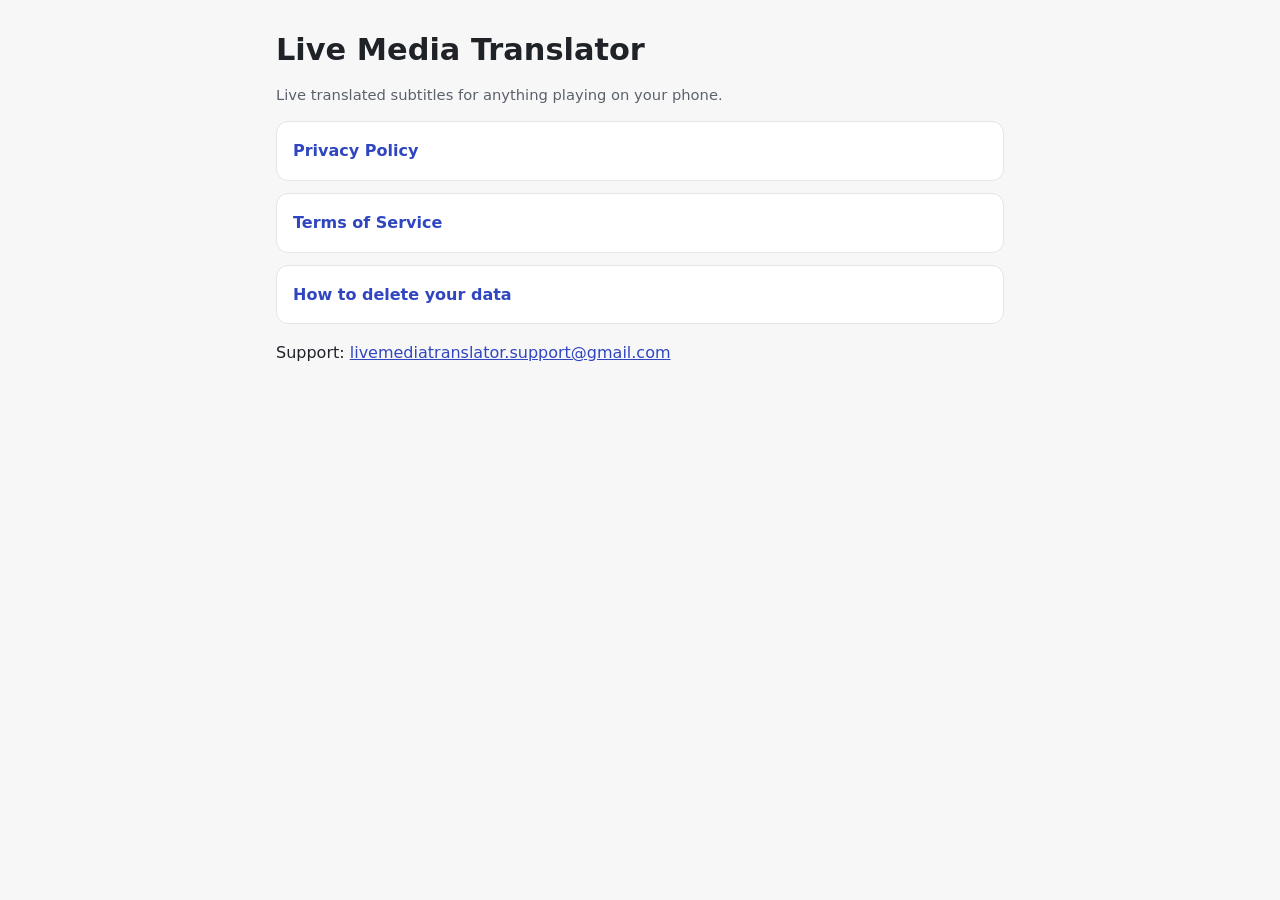
<file: index.html>
<!doctype html>
<html lang="en">
<head>
<meta charset="utf-8">
<meta name="viewport" content="width=device-width, initial-scale=1">
<title>Live Media Translator</title>
<link rel="stylesheet" href="style.css">
</head>
<body>
<main>
<h1>Live Media Translator</h1>
<p class="meta">Live translated subtitles for anything playing on your phone.</p>
<div class="links">
<a href="privacy.html">Privacy Policy</a>
<a href="terms.html">Terms of Service</a>
<a href="privacy.html#delete-data" id="delete">How to delete your data</a>
</div>
<p>Support: <a href="mailto:livemediatranslator.support@gmail.com">livemediatranslator.support@gmail.com</a></p>
</main>
</body>
</html>
</file>
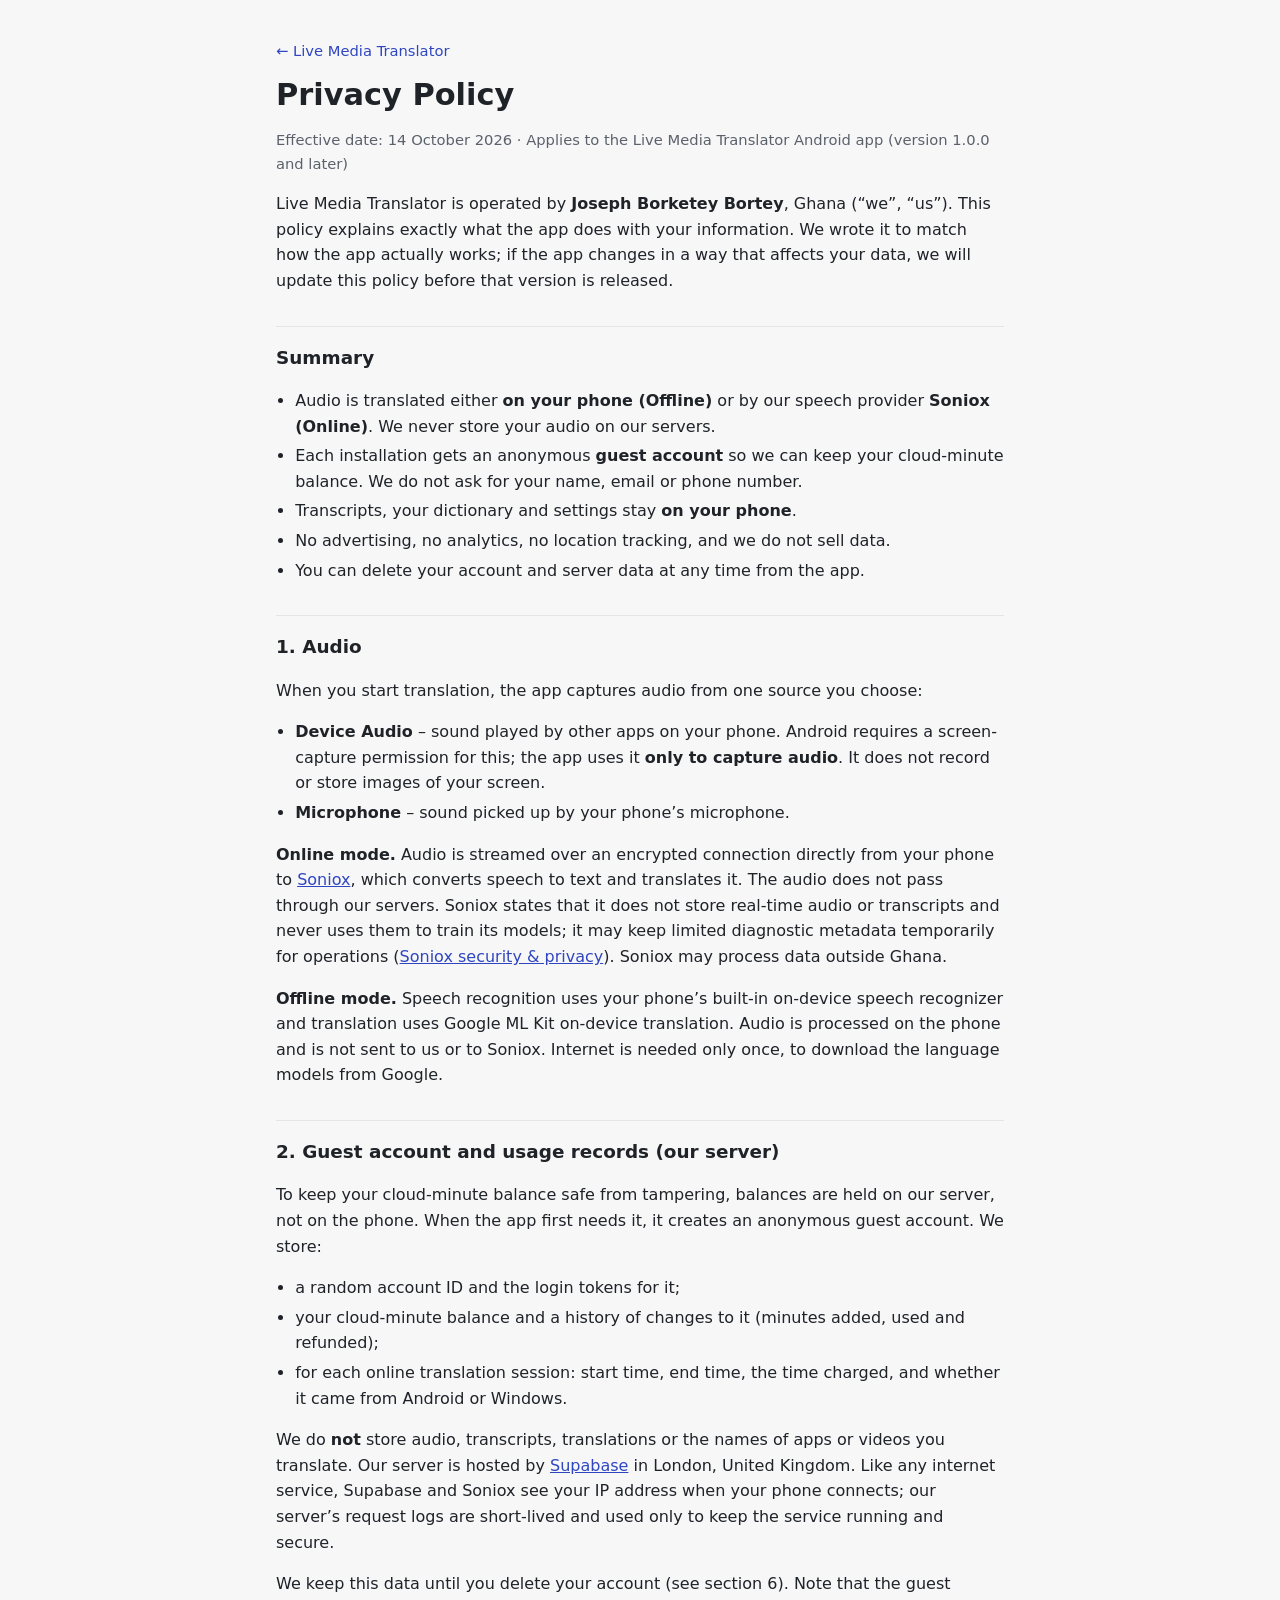
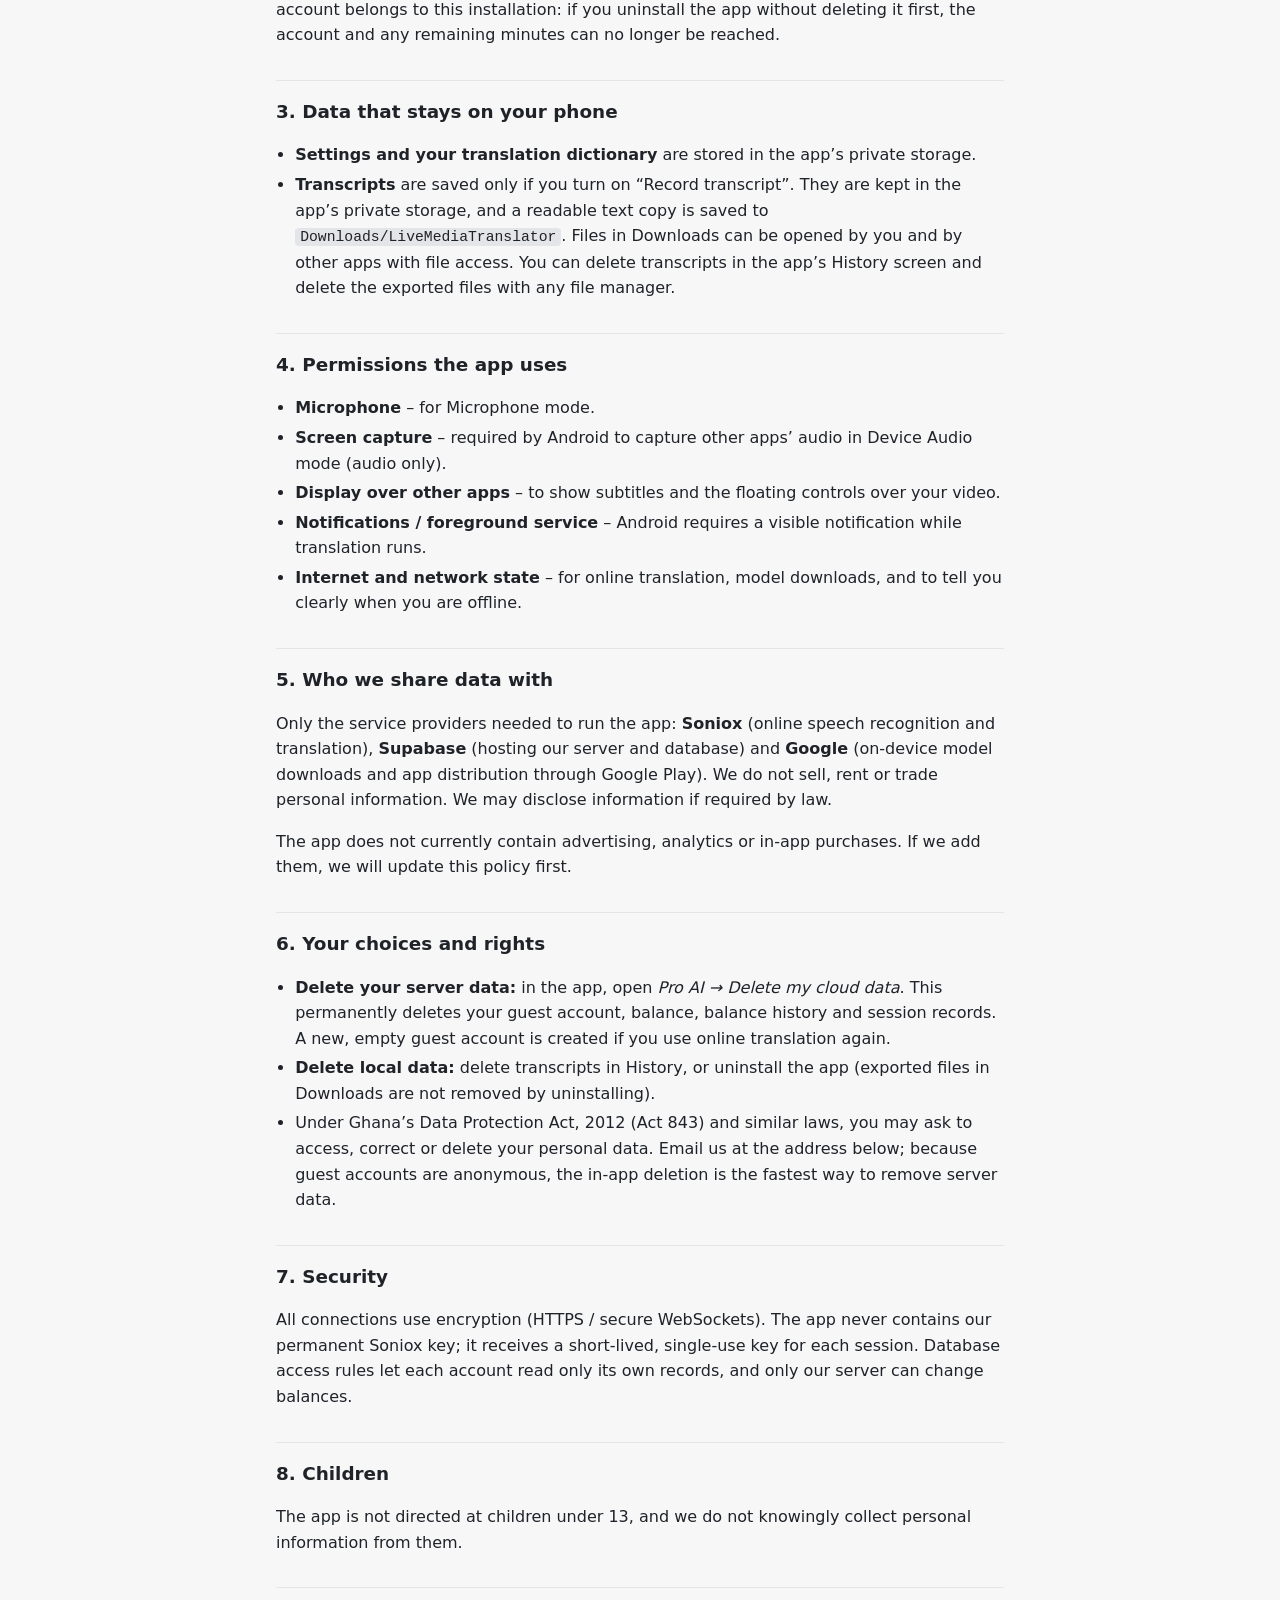
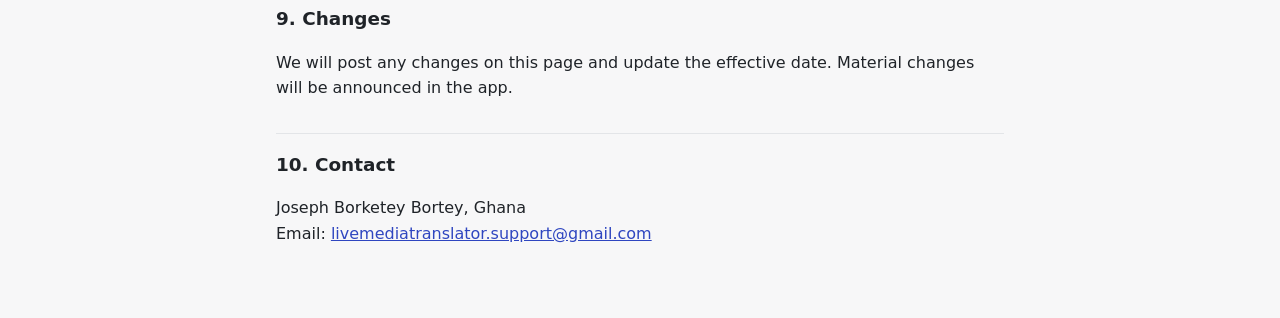
<file: privacy.html>
<!doctype html>
<html lang="en">
<head>
<meta charset="utf-8">
<meta name="viewport" content="width=device-width, initial-scale=1">
<title>Privacy Policy – Live Media Translator</title>
<link rel="stylesheet" href="style.css">
</head>
<body>
<main>
<p class="back"><a href="index.html">← Live Media Translator</a></p>
<h1>Privacy Policy</h1>
<p class="meta">Effective date: 14 October 2026 · Applies to the Live Media Translator Android app (version 1.0.0 and later)</p>

<p>Live Media Translator is operated by <strong>Joseph Borketey Bortey</strong>, Ghana (“we”, “us”). This policy explains exactly what the app does with your information. We wrote it to match how the app actually works; if the app changes in a way that affects your data, we will update this policy before that version is released.</p>

<h2>Summary</h2>
<ul>
<li>Audio is translated either <strong>on your phone (Offline)</strong> or by our speech provider <strong>Soniox (Online)</strong>. We never store your audio on our servers.</li>
<li>Each installation gets an anonymous <strong>guest account</strong> so we can keep your cloud-minute balance. We do not ask for your name, email or phone number.</li>
<li>Transcripts, your dictionary and settings stay <strong>on your phone</strong>.</li>
<li>No advertising, no analytics, no location tracking, and we do not sell data.</li>
<li>You can delete your account and server data at any time from the app.</li>
</ul>

<h2>1. Audio</h2>
<p>When you start translation, the app captures audio from one source you choose:</p>
<ul>
<li><strong>Device Audio</strong> – sound played by other apps on your phone. Android requires a screen-capture permission for this; the app uses it <strong>only to capture audio</strong>. It does not record or store images of your screen.</li>
<li><strong>Microphone</strong> – sound picked up by your phone’s microphone.</li>
</ul>
<p><strong>Online mode.</strong> Audio is streamed over an encrypted connection directly from your phone to <a href="https://soniox.com">Soniox</a>, which converts speech to text and translates it. The audio does not pass through our servers. Soniox states that it does not store real-time audio or transcripts and never uses them to train its models; it may keep limited diagnostic metadata temporarily for operations (<a href="https://soniox.com/docs/security-and-privacy">Soniox security &amp; privacy</a>). Soniox may process data outside Ghana.</p>
<p><strong>Offline mode.</strong> Speech recognition uses your phone’s built-in on-device speech recognizer and translation uses Google ML Kit on-device translation. Audio is processed on the phone and is not sent to us or to Soniox. Internet is needed only once, to download the language models from Google.</p>

<h2>2. Guest account and usage records (our server)</h2>
<p>To keep your cloud-minute balance safe from tampering, balances are held on our server, not on the phone. When the app first needs it, it creates an anonymous guest account. We store:</p>
<ul>
<li>a random account ID and the login tokens for it;</li>
<li>your cloud-minute balance and a history of changes to it (minutes added, used and refunded);</li>
<li>for each online translation session: start time, end time, the time charged, and whether it came from Android or Windows.</li>
</ul>
<p>We do <strong>not</strong> store audio, transcripts, translations or the names of apps or videos you translate. Our server is hosted by <a href="https://supabase.com/privacy">Supabase</a> in London, United Kingdom. Like any internet service, Supabase and Soniox see your IP address when your phone connects; our server’s request logs are short-lived and used only to keep the service running and secure.</p>
<p>We keep this data until you delete your account (see section 6). Note that the guest account belongs to this installation: if you uninstall the app without deleting it first, the account and any remaining minutes can no longer be reached.</p>

<h2>3. Data that stays on your phone</h2>
<ul>
<li><strong>Settings and your translation dictionary</strong> are stored in the app’s private storage.</li>
<li><strong>Transcripts</strong> are saved only if you turn on “Record transcript”. They are kept in the app’s private storage, and a readable text copy is saved to <code>Downloads/LiveMediaTranslator</code>. Files in Downloads can be opened by you and by other apps with file access. You can delete transcripts in the app’s History screen and delete the exported files with any file manager.</li>
</ul>

<h2>4. Permissions the app uses</h2>
<ul>
<li><strong>Microphone</strong> – for Microphone mode.</li>
<li><strong>Screen capture</strong> – required by Android to capture other apps’ audio in Device Audio mode (audio only).</li>
<li><strong>Display over other apps</strong> – to show subtitles and the floating controls over your video.</li>
<li><strong>Notifications / foreground service</strong> – Android requires a visible notification while translation runs.</li>
<li><strong>Internet and network state</strong> – for online translation, model downloads, and to tell you clearly when you are offline.</li>
</ul>

<h2>5. Who we share data with</h2>
<p>Only the service providers needed to run the app: <strong>Soniox</strong> (online speech recognition and translation), <strong>Supabase</strong> (hosting our server and database) and <strong>Google</strong> (on-device model downloads and app distribution through Google Play). We do not sell, rent or trade personal information. We may disclose information if required by law.</p>
<p>The app does not currently contain advertising, analytics or in-app purchases. If we add them, we will update this policy first.</p>

<h2 id="delete-data">6. Your choices and rights</h2>
<ul>
<li><strong>Delete your server data:</strong> in the app, open <em>Pro AI → Delete my cloud data</em>. This permanently deletes your guest account, balance, balance history and session records. A new, empty guest account is created if you use online translation again.</li>
<li><strong>Delete local data:</strong> delete transcripts in History, or uninstall the app (exported files in Downloads are not removed by uninstalling).</li>
<li>Under Ghana’s Data Protection Act, 2012 (Act 843) and similar laws, you may ask to access, correct or delete your personal data. Email us at the address below; because guest accounts are anonymous, the in-app deletion is the fastest way to remove server data.</li>
</ul>

<h2>7. Security</h2>
<p>All connections use encryption (HTTPS / secure WebSockets). The app never contains our permanent Soniox key; it receives a short-lived, single-use key for each session. Database access rules let each account read only its own records, and only our server can change balances.</p>

<h2>8. Children</h2>
<p>The app is not directed at children under 13, and we do not knowingly collect personal information from them.</p>

<h2>9. Changes</h2>
<p>We will post any changes on this page and update the effective date. Material changes will be announced in the app.</p>

<h2>10. Contact</h2>
<p>Joseph Borketey Bortey, Ghana<br>
Email: <a href="mailto:livemediatranslator.support@gmail.com">livemediatranslator.support@gmail.com</a></p>
</main>
</body>
</html>
</file>
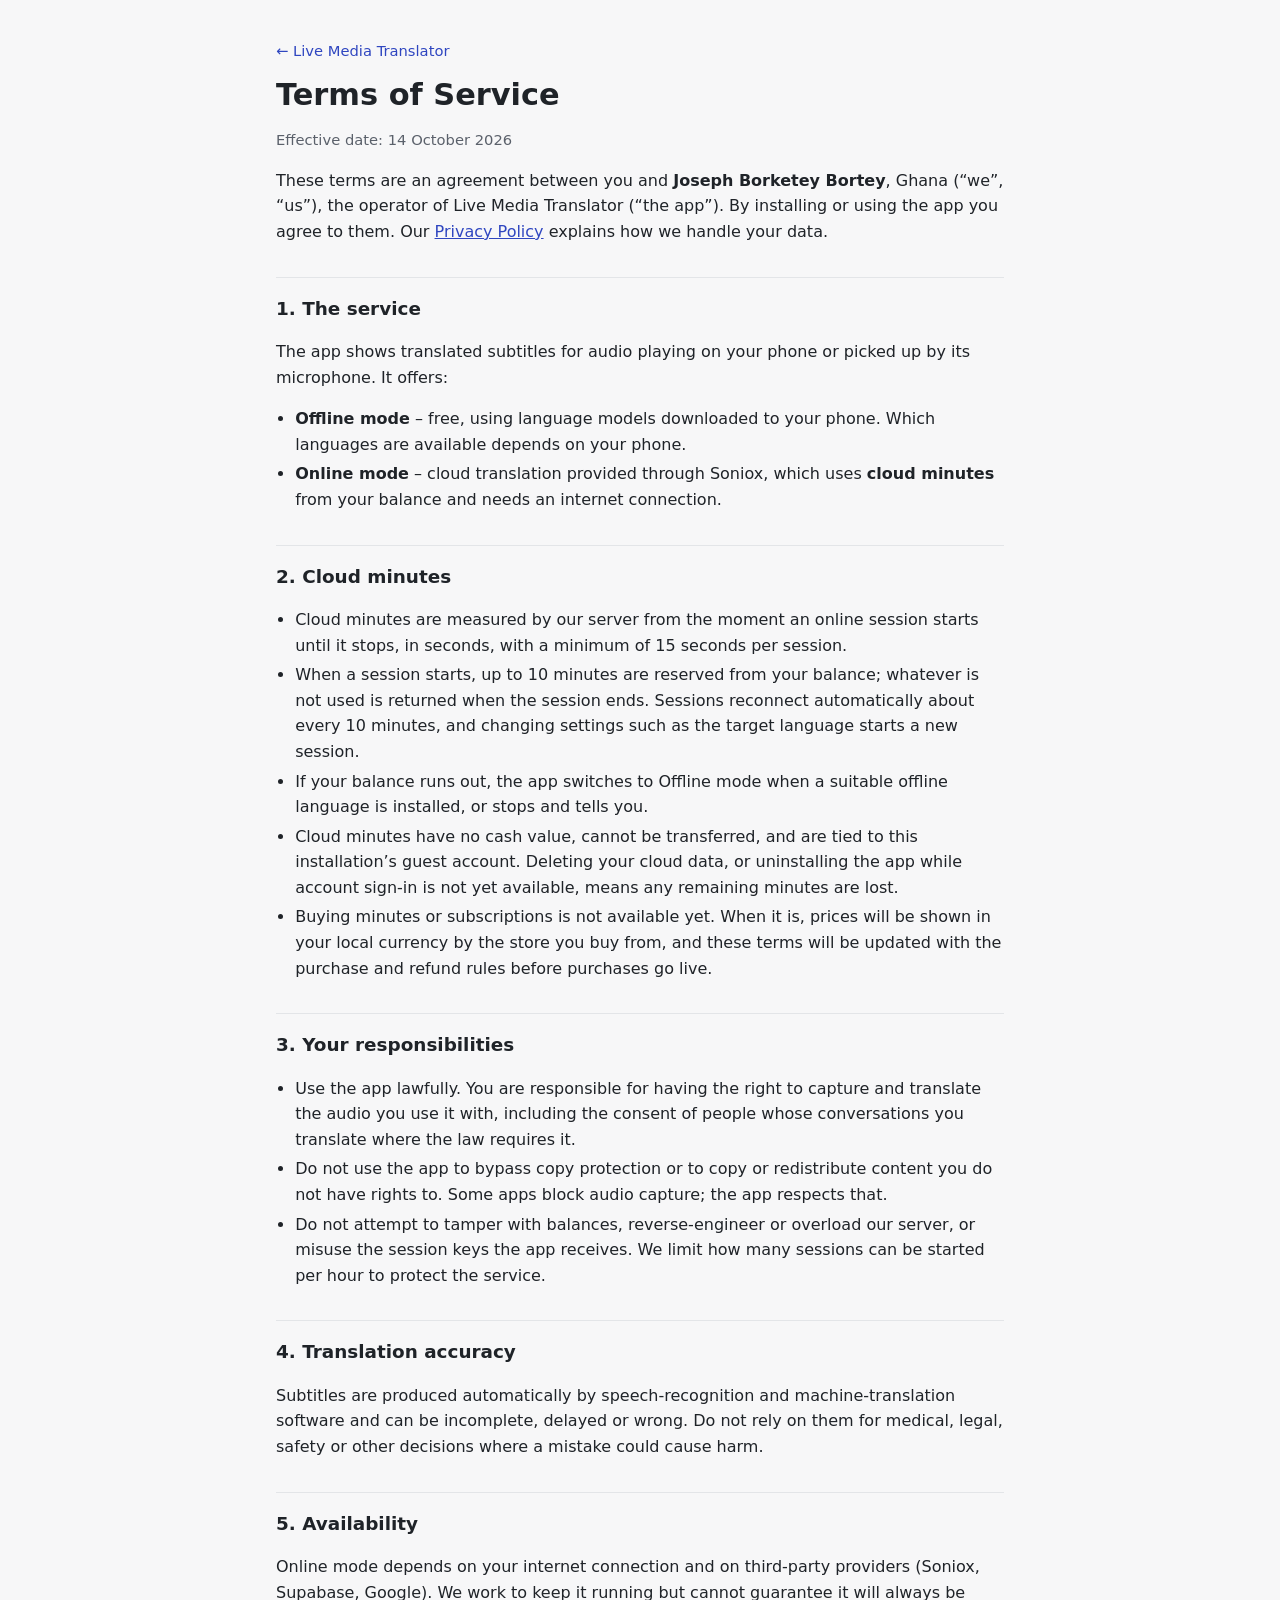
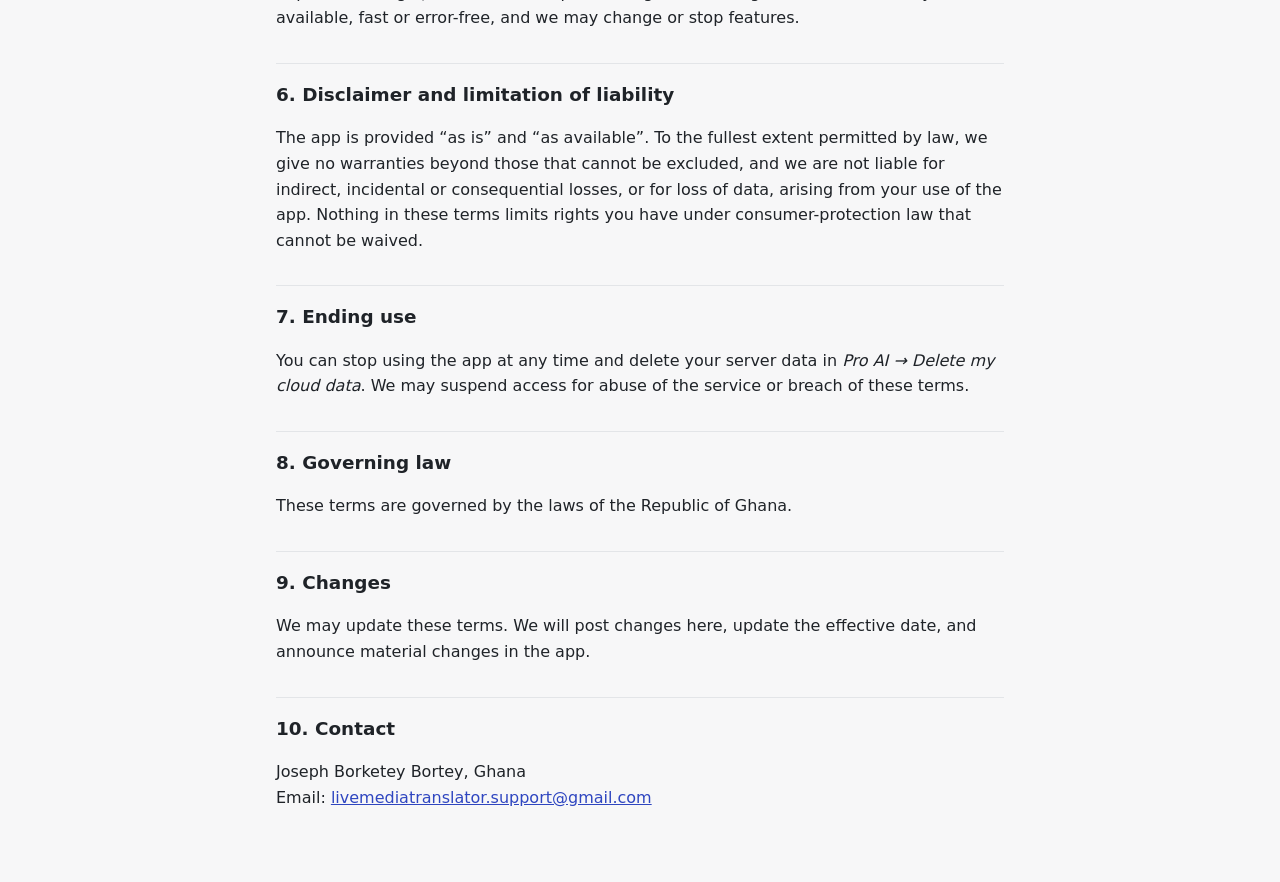
<file: terms.html>
<!doctype html>
<html lang="en">
<head>
<meta charset="utf-8">
<meta name="viewport" content="width=device-width, initial-scale=1">
<title>Terms of Service – Live Media Translator</title>
<link rel="stylesheet" href="style.css">
</head>
<body>
<main>
<p class="back"><a href="index.html">← Live Media Translator</a></p>
<h1>Terms of Service</h1>
<p class="meta">Effective date: 14 October 2026</p>

<p>These terms are an agreement between you and <strong>Joseph Borketey Bortey</strong>, Ghana (“we”, “us”), the operator of Live Media Translator (“the app”). By installing or using the app you agree to them. Our <a href="privacy.html">Privacy Policy</a> explains how we handle your data.</p>

<h2>1. The service</h2>
<p>The app shows translated subtitles for audio playing on your phone or picked up by its microphone. It offers:</p>
<ul>
<li><strong>Offline mode</strong> – free, using language models downloaded to your phone. Which languages are available depends on your phone.</li>
<li><strong>Online mode</strong> – cloud translation provided through Soniox, which uses <strong>cloud minutes</strong> from your balance and needs an internet connection.</li>
</ul>

<h2>2. Cloud minutes</h2>
<ul>
<li>Cloud minutes are measured by our server from the moment an online session starts until it stops, in seconds, with a minimum of 15 seconds per session.</li>
<li>When a session starts, up to 10 minutes are reserved from your balance; whatever is not used is returned when the session ends. Sessions reconnect automatically about every 10 minutes, and changing settings such as the target language starts a new session.</li>
<li>If your balance runs out, the app switches to Offline mode when a suitable offline language is installed, or stops and tells you.</li>
<li>Cloud minutes have no cash value, cannot be transferred, and are tied to this installation’s guest account. Deleting your cloud data, or uninstalling the app while account sign-in is not yet available, means any remaining minutes are lost.</li>
<li>Buying minutes or subscriptions is not available yet. When it is, prices will be shown in your local currency by the store you buy from, and these terms will be updated with the purchase and refund rules before purchases go live.</li>
</ul>

<h2>3. Your responsibilities</h2>
<ul>
<li>Use the app lawfully. You are responsible for having the right to capture and translate the audio you use it with, including the consent of people whose conversations you translate where the law requires it.</li>
<li>Do not use the app to bypass copy protection or to copy or redistribute content you do not have rights to. Some apps block audio capture; the app respects that.</li>
<li>Do not attempt to tamper with balances, reverse-engineer or overload our server, or misuse the session keys the app receives. We limit how many sessions can be started per hour to protect the service.</li>
</ul>

<h2>4. Translation accuracy</h2>
<p>Subtitles are produced automatically by speech-recognition and machine-translation software and can be incomplete, delayed or wrong. Do not rely on them for medical, legal, safety or other decisions where a mistake could cause harm.</p>

<h2>5. Availability</h2>
<p>Online mode depends on your internet connection and on third-party providers (Soniox, Supabase, Google). We work to keep it running but cannot guarantee it will always be available, fast or error-free, and we may change or stop features.</p>

<h2>6. Disclaimer and limitation of liability</h2>
<p>The app is provided “as is” and “as available”. To the fullest extent permitted by law, we give no warranties beyond those that cannot be excluded, and we are not liable for indirect, incidental or consequential losses, or for loss of data, arising from your use of the app. Nothing in these terms limits rights you have under consumer-protection law that cannot be waived.</p>

<h2>7. Ending use</h2>
<p>You can stop using the app at any time and delete your server data in <em>Pro AI → Delete my cloud data</em>. We may suspend access for abuse of the service or breach of these terms.</p>

<h2>8. Governing law</h2>
<p>These terms are governed by the laws of the Republic of Ghana.</p>

<h2>9. Changes</h2>
<p>We may update these terms. We will post changes here, update the effective date, and announce material changes in the app.</p>

<h2>10. Contact</h2>
<p>Joseph Borketey Bortey, Ghana<br>
Email: <a href="mailto:livemediatranslator.support@gmail.com">livemediatranslator.support@gmail.com</a></p>
</main>
</body>
</html>
</file>
<file: style.css>
:root {
  --bg: #f7f7f8;
  --card: #ffffff;
  --text: #1f2328;
  --muted: #5b616b;
  --link: #2f46c0;
  --rule: #e3e5e8;
}
@media (prefers-color-scheme: dark) {
  :root {
    --bg: #15171c;
    --card: #1d2026;
    --text: #e8eaee;
    --muted: #a3a9b4;
    --link: #a9b6ff;
    --rule: #2c3038;
  }
}
* { box-sizing: border-box; }
body {
  margin: 0;
  background: var(--bg);
  color: var(--text);
  font: 16px/1.6 system-ui, -apple-system, "Segoe UI", Roboto, Helvetica, Arial, sans-serif;
}
main {
  max-width: 760px;
  margin: 0 auto;
  padding: 24px 16px 56px;
}
h1 { font-size: 1.9rem; line-height: 1.2; margin: 8px 0 4px; }
h2 { font-size: 1.15rem; margin: 32px 0 8px; padding-top: 16px; border-top: 1px solid var(--rule); }
p, li { color: var(--text); }
ul { padding-left: 1.2rem; }
li { margin: 4px 0; }
a { color: var(--link); }
code { font-size: 0.92em; background: var(--rule); padding: 1px 5px; border-radius: 4px; }
.meta, .back { color: var(--muted); font-size: 0.92rem; }
.back a { text-decoration: none; }
.links a {
  display: block;
  background: var(--card);
  border: 1px solid var(--rule);
  border-radius: 12px;
  padding: 16px;
  margin: 12px 0;
  text-decoration: none;
  font-weight: 600;
}
</file>
